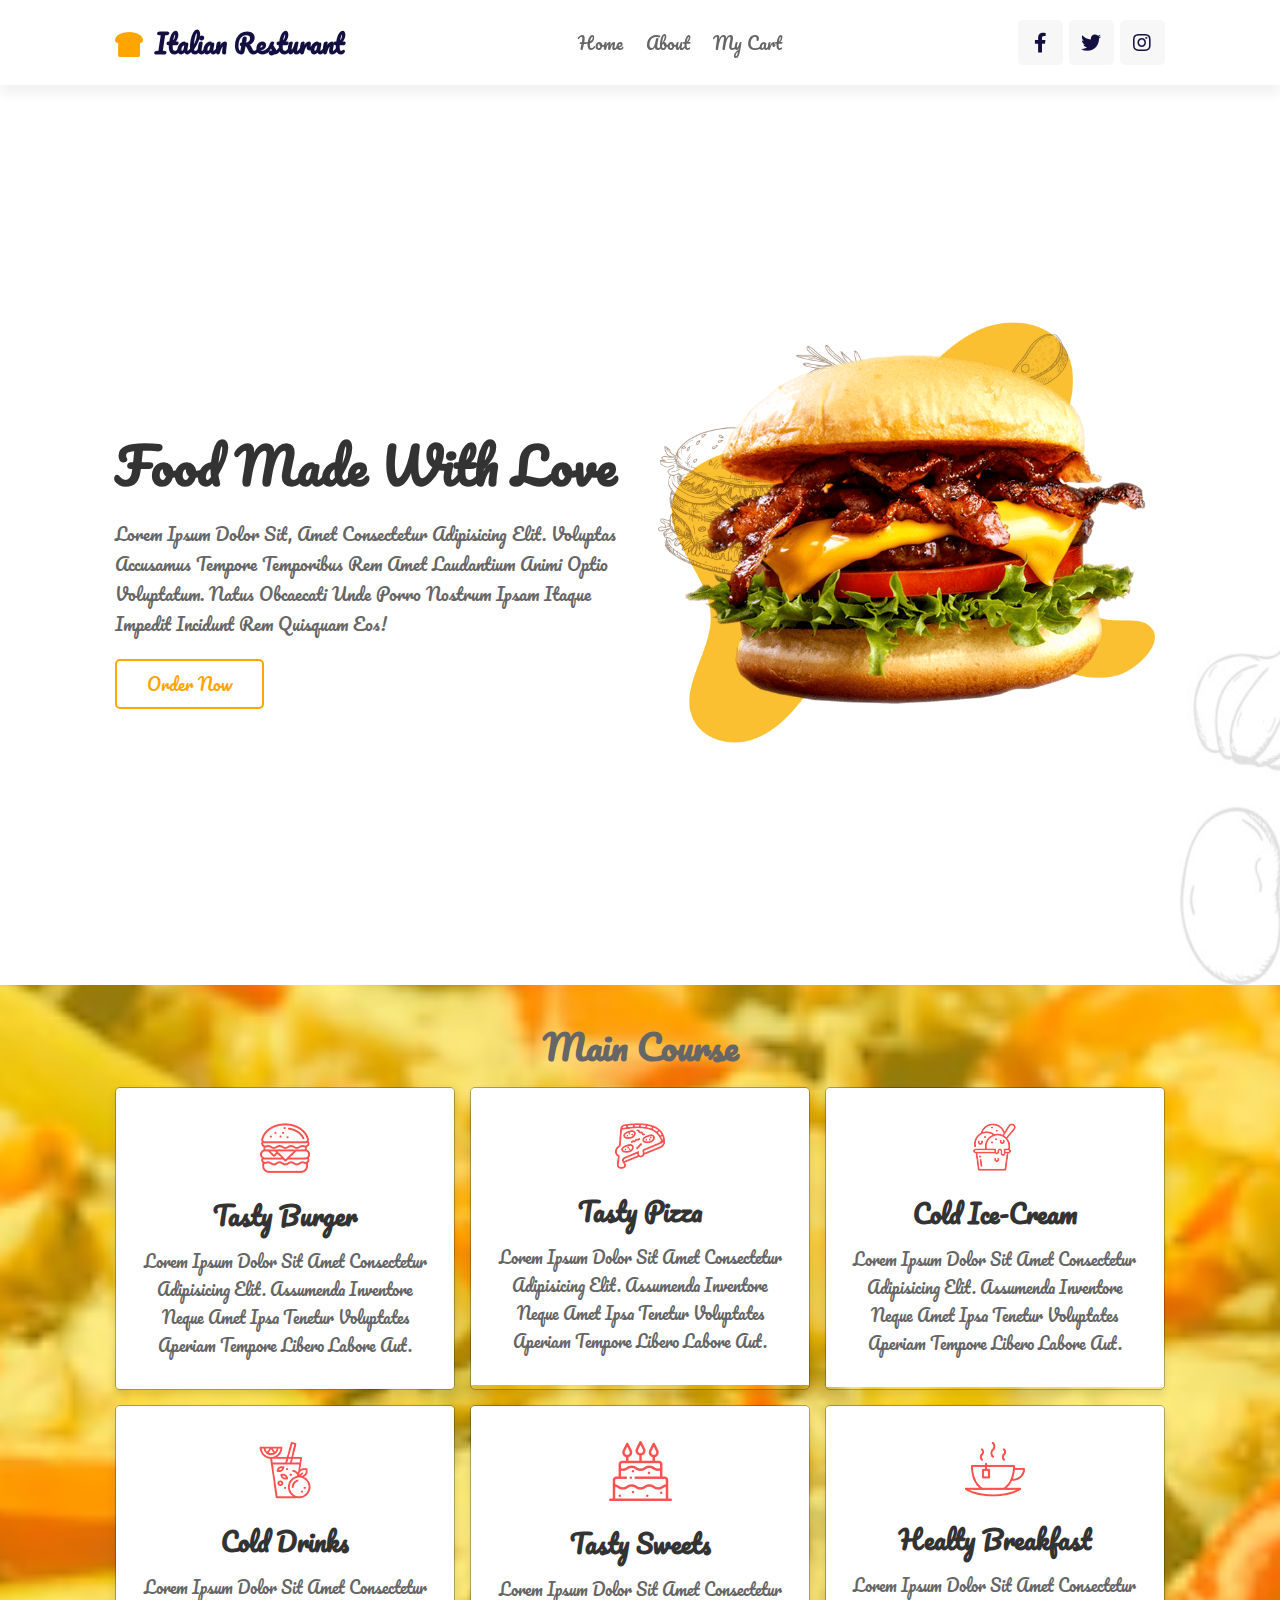
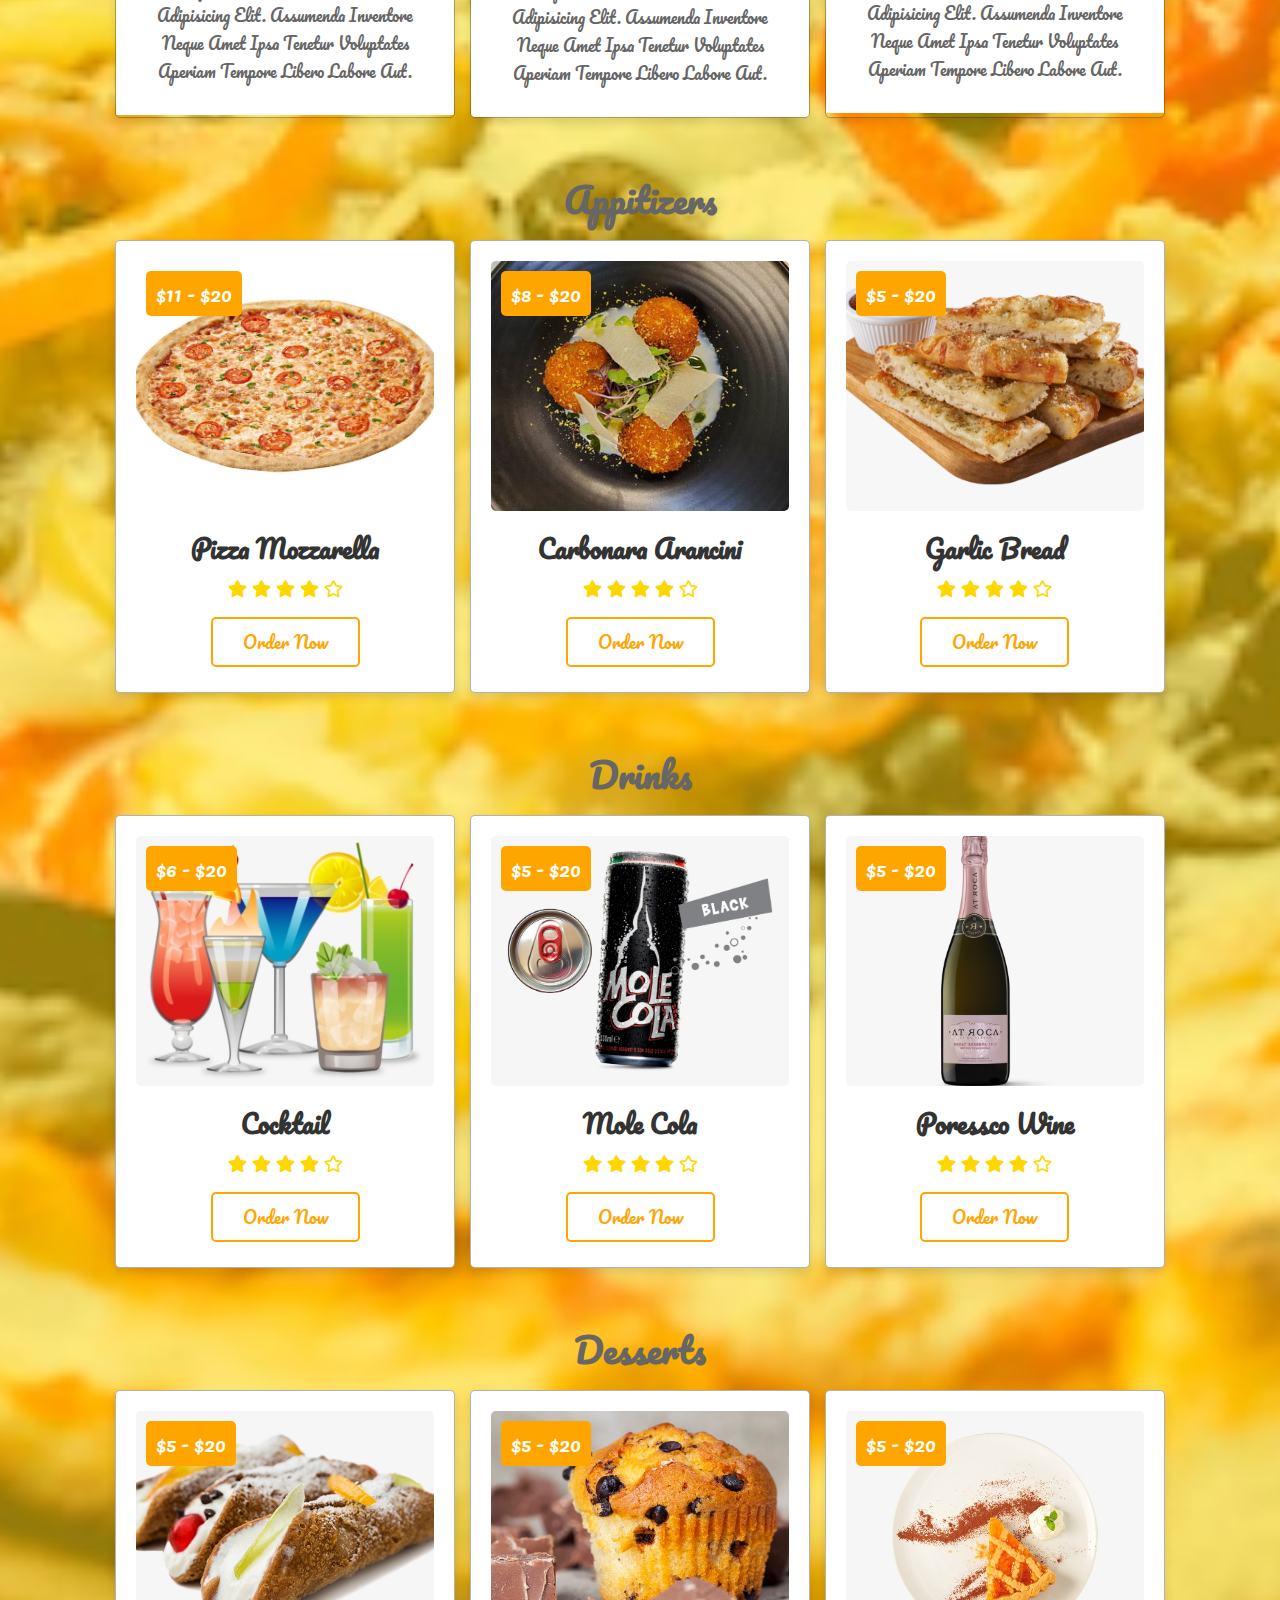
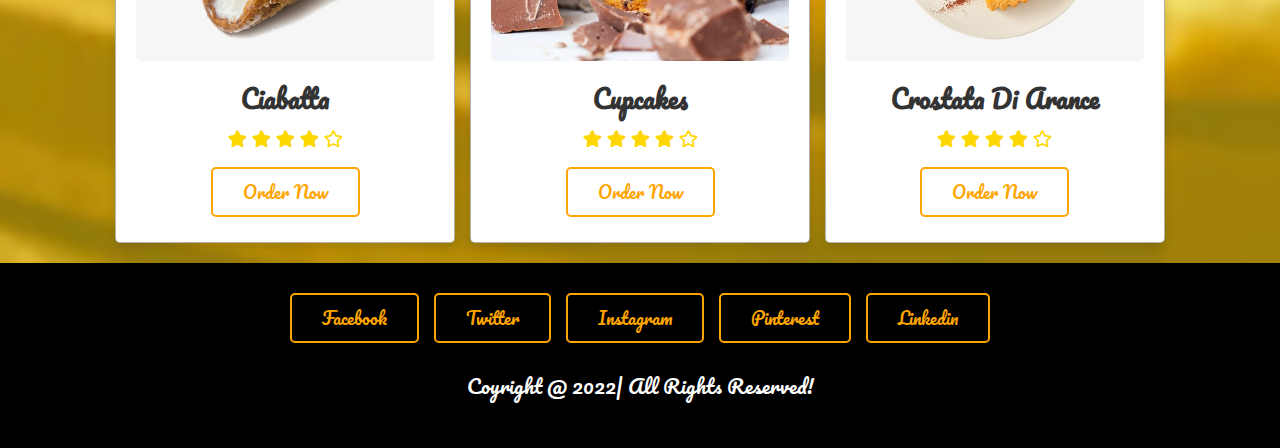
<file: italian resturant/index.html>
<!DOCTYPE html>
<html lang="en">
   <head>
      <meta charset="UTF-8">
      <meta http-equiv="X-UA-Compatible" content="IE=edge">
      <meta name="viewport" content="width=device-width, initial-scale=1.0">
      <title>Home</title>
      <!-- font awesome cdn link  -->
      <link rel="stylesheet" href="https://cdnjs.cloudflare.com/ajax/libs/font-awesome/5.15.4/css/all.min.css">
      <!-- custom css file link  -->
      <link rel="stylesheet" href="css/style.css">
   </head>
   <body>
      <!-- header section starts  -->
      <header class="header">
         <a href="#" class="logo"> <i class="fas fa-bread-slice"></i> Italian Resturant </a>
         <nav class="navbar">
            <a href="index.html">home</a>
            <a href="about.html">About</a>
            <a href="cart.html">My Cart</a>
         </nav>
         <div class="icons">
            <div id="menu-btn" class="fas fa-bars"></div>
            <div class="fab fa-facebook-f"></div>
            <div  class="fab fa-twitter"></div>
            <div  class="fab fa-instagram"></div>
         </div>
      </header>
      <!-- header section ends  -->
      <section class="home" id="home">
         <div class="content">
            <h3>food made with love</h3>
            <p>Lorem ipsum dolor sit, amet consectetur adipisicing elit. Voluptas accusamus tempore temporibus rem amet laudantium animi optio voluptatum. Natus obcaecati unde porro nostrum ipsam itaque impedit incidunt rem quisquam eos!</p>
            <a href="#" class="btn">order now</a>
         </div>
         <div class="image">
            <img src="images/home-img.png" alt="">
         </div>
      </section>
      <!-- home section ends -->
      <!-- speciality section starts  -->
      <section class="speciality">
         <h1 class="heading"> Main <span>Course</span> </h1>
         <div class="box-container">
            <div class="box">
               <img class="image" src="images/s-img-1.jpg" alt="">
               <div class="content">
                  <img src="images/s-1.png" alt="">
                  <h3>tasty burger</h3>
                  <p>Lorem ipsum dolor sit amet consectetur adipisicing elit. Assumenda inventore neque amet ipsa tenetur voluptates aperiam tempore libero labore aut.</p>
               </div>
            </div>
            <div class="box">
               <img class="image" src="images/s-img-2.jpg" alt="">
               <div class="content">
                  <img src="images/s-2.png" alt="">
                  <h3>tasty pizza</h3>
                  <p>Lorem ipsum dolor sit amet consectetur adipisicing elit. Assumenda inventore neque amet ipsa tenetur voluptates aperiam tempore libero labore aut.</p>
               </div>
            </div>
            <div class="box">
               <img class="image" src="images/s-img-3.jpg" alt="">
               <div class="content">
                  <img src="images/s-3.png" alt="">
                  <h3>cold ice-cream</h3>
                  <p>Lorem ipsum dolor sit amet consectetur adipisicing elit. Assumenda inventore neque amet ipsa tenetur voluptates aperiam tempore libero labore aut.</p>
               </div>
            </div>
            <div class="box">
               <img class="image" src="images/s-img-4.jpg" alt="">
               <div class="content">
                  <img src="images/s-4.png" alt="">
                  <h3>cold drinks</h3>
                  <p>Lorem ipsum dolor sit amet consectetur adipisicing elit. Assumenda inventore neque amet ipsa tenetur voluptates aperiam tempore libero labore aut.</p>
               </div>
            </div>
            <div class="box">
               <img class="image" src="images/s-img-5.jpg" alt="">
               <div class="content">
                  <img src="images/s-5.png" alt="">
                  <h3>tasty sweets</h3>
                  <p>Lorem ipsum dolor sit amet consectetur adipisicing elit. Assumenda inventore neque amet ipsa tenetur voluptates aperiam tempore libero labore aut.</p>
               </div>
            </div>
            <div class="box">
               <img class="image" src="images/s-img-6.jpg" alt="">
               <div class="content">
                  <img src="images/s-6.png" alt="">
                  <h3>healty breakfast</h3>
                  <p>Lorem ipsum dolor sit amet consectetur adipisicing elit. Assumenda inventore neque amet ipsa tenetur voluptates aperiam tempore libero labore aut.</p>
               </div>
            </div>
         </div>
      </section>
      <!-- speciality section ends -->
      <section class="popular">
         <h1 class="heading">  Appitizers  </h1>
         <div class="box-container">
            <div class="box">
               <span class="price"> $11 - $20 </span>
               <img src="images/p-1.jpg" alt="">
               <h3>pizza mozzarella</h3>
               <div class="stars">
                  <i class="fas fa-star"></i>
                  <i class="fas fa-star"></i>
                  <i class="fas fa-star"></i>
                  <i class="fas fa-star"></i>
                  <i class="far fa-star"></i>
               </div>
               <a href="#" class="btn">order now</a>
            </div>
            <div class="box">
               <span class="price"> $8 - $20 </span>
               <img src="images/p-2.jpg" alt="">
               <h3>carbonara arancini</h3>
               <div class="stars">
                  <i class="fas fa-star"></i>
                  <i class="fas fa-star"></i>
                  <i class="fas fa-star"></i>
                  <i class="fas fa-star"></i>
                  <i class="far fa-star"></i>
               </div>
               <a href="#" class="btn">order now</a>
            </div>
            <div class="box">
               <span class="price"> $5 - $20 </span>
               <img src="images/p-3.png" alt="">
               <h3>garlic bread</h3>
               <div class="stars">
                  <i class="fas fa-star"></i>
                  <i class="fas fa-star"></i>
                  <i class="fas fa-star"></i>
                  <i class="fas fa-star"></i>
                  <i class="far fa-star"></i>
               </div>
               <a href="#" class="btn">order now</a>
            </div>
         </div>
      </section>
      <section class="popular">
         <h1 class="heading">  <span>Drinks</span>  </h1>
         <div class="box-container">
            <div class="box">
               <span class="price"> $6 - $20 </span>
               <img src="images/p-5.png" alt="">
               <h3>cocktail</h3>
               <div class="stars">
                  <i class="fas fa-star"></i>
                  <i class="fas fa-star"></i>
                  <i class="fas fa-star"></i>
                  <i class="fas fa-star"></i>
                  <i class="far fa-star"></i>
               </div>
               <a href="#" class="btn">order now</a>
            </div>
            <div class="box">
               <span class="price"> $5 - $20 </span>
               <img src="images/p-7.png" alt="">
               <h3>mole cola</h3>
               <div class="stars">
                  <i class="fas fa-star"></i>
                  <i class="fas fa-star"></i>
                  <i class="fas fa-star"></i>
                  <i class="fas fa-star"></i>
                  <i class="far fa-star"></i>
               </div>
               <a href="#" class="btn">order now</a>
            </div>
            <div class="box">
               <span class="price"> $5 - $20 </span>
               <img src="images/p-8.png" alt="">
               <h3>poressco wine</h3>
               <div class="stars">
                  <i class="fas fa-star"></i>
                  <i class="fas fa-star"></i>
                  <i class="fas fa-star"></i>
                  <i class="fas fa-star"></i>
                  <i class="far fa-star"></i>
               </div>
               <a href="#" class="btn">order now</a>
            </div>
         </div>
      </section>
      <section class="popular">
         <h1 class="heading">  <span>Desserts</span>  </h1>
         <div class="box-container">
            <div class="box">
               <span class="price"> $5 - $20 </span>
               <img src="images/p-9.png" alt="">
               <h3>ciabatta</h3>
               <div class="stars">
                  <i class="fas fa-star"></i>
                  <i class="fas fa-star"></i>
                  <i class="fas fa-star"></i>
                  <i class="fas fa-star"></i>
                  <i class="far fa-star"></i>
               </div>
               <a href="#" class="btn">order now</a>
            </div>
            <div class="box">
               <span class="price"> $5 - $20 </span>
               <img src="images/p-4.jpg" alt="">
               <h3>cupcakes</h3>
               <div class="stars">
                  <i class="fas fa-star"></i>
                  <i class="fas fa-star"></i>
                  <i class="fas fa-star"></i>
                  <i class="fas fa-star"></i>
                  <i class="far fa-star"></i>
               </div>
               <a href="#" class="btn">order now</a>
            </div>
            <!-- <div class="box">
               <span class="price"> $5 - $20 </span>
               <img src="images/p-5.jpg" alt="">
               <h3>cold drinks</h3>
               <div class="stars">
                   <i class="fas fa-star"></i>
                   <i class="fas fa-star"></i>
                   <i class="fas fa-star"></i>
                   <i class="fas fa-star"></i>
                   <i class="far fa-star"></i>
               </div>
               <a href="#" class="btn">order now</a>
               </div> -->
            <div class="box">
               <span class="price"> $5 - $20 </span>
               <img src="images/p-6.png" alt="">
               <h3>crostata di arance</h3>
               <div class="stars">
                  <i class="fas fa-star"></i>
                  <i class="fas fa-star"></i>
                  <i class="fas fa-star"></i>
                  <i class="fas fa-star"></i>
                  <i class="far fa-star"></i>
               </div>
               <a href="#" class="btn">order now</a>
            </div>
         </div>
      </section>
      <!-- footer section  -->
      <section class="footer">
         <div class="share">
            <a href="#" class="btn">facebook</a>
            <a href="#" class="btn">twitter</a>
            <a href="#" class="btn">instagram</a>
            <a href="#" class="btn">pinterest</a>
            <a href="#" class="btn">linkedin</a>
         </div>
         <h1 class="credit"> Coyright @ 2022| all rights reserved! </h1>
      </section>
      <!-- custom js file link  -->
      <script src="js/script.js"></script>
   </body>
</html>
</file>
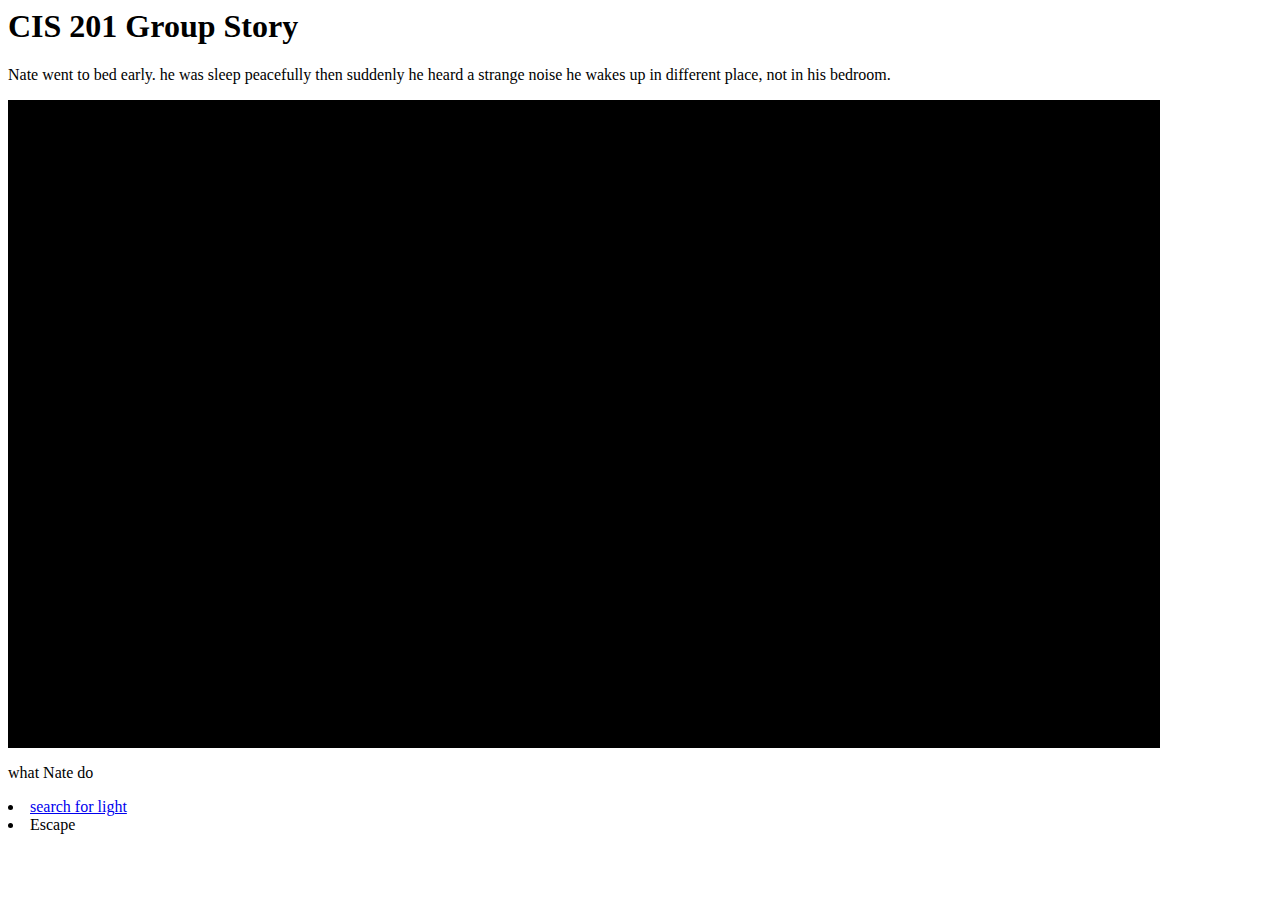
<file: lab work/02_lab/index.html>
<!DCOTYPE html>
<html lang="en">
<head>
<title> Horror Game </title>
<body>
<h1> CIS 201 Group Story </h1>
<p> Nate went to bed early. he was sleep peacefully then suddenly he heard a strange noise he wakes up in different place, not in his bedroom. </p>
<img src="2.png">

<p> what Nate do </p>
<u1> 
<li> <a href="light_page.html"> search for light </a>
<li> Escape </li>
</u1>
</body>
</html>
</file>
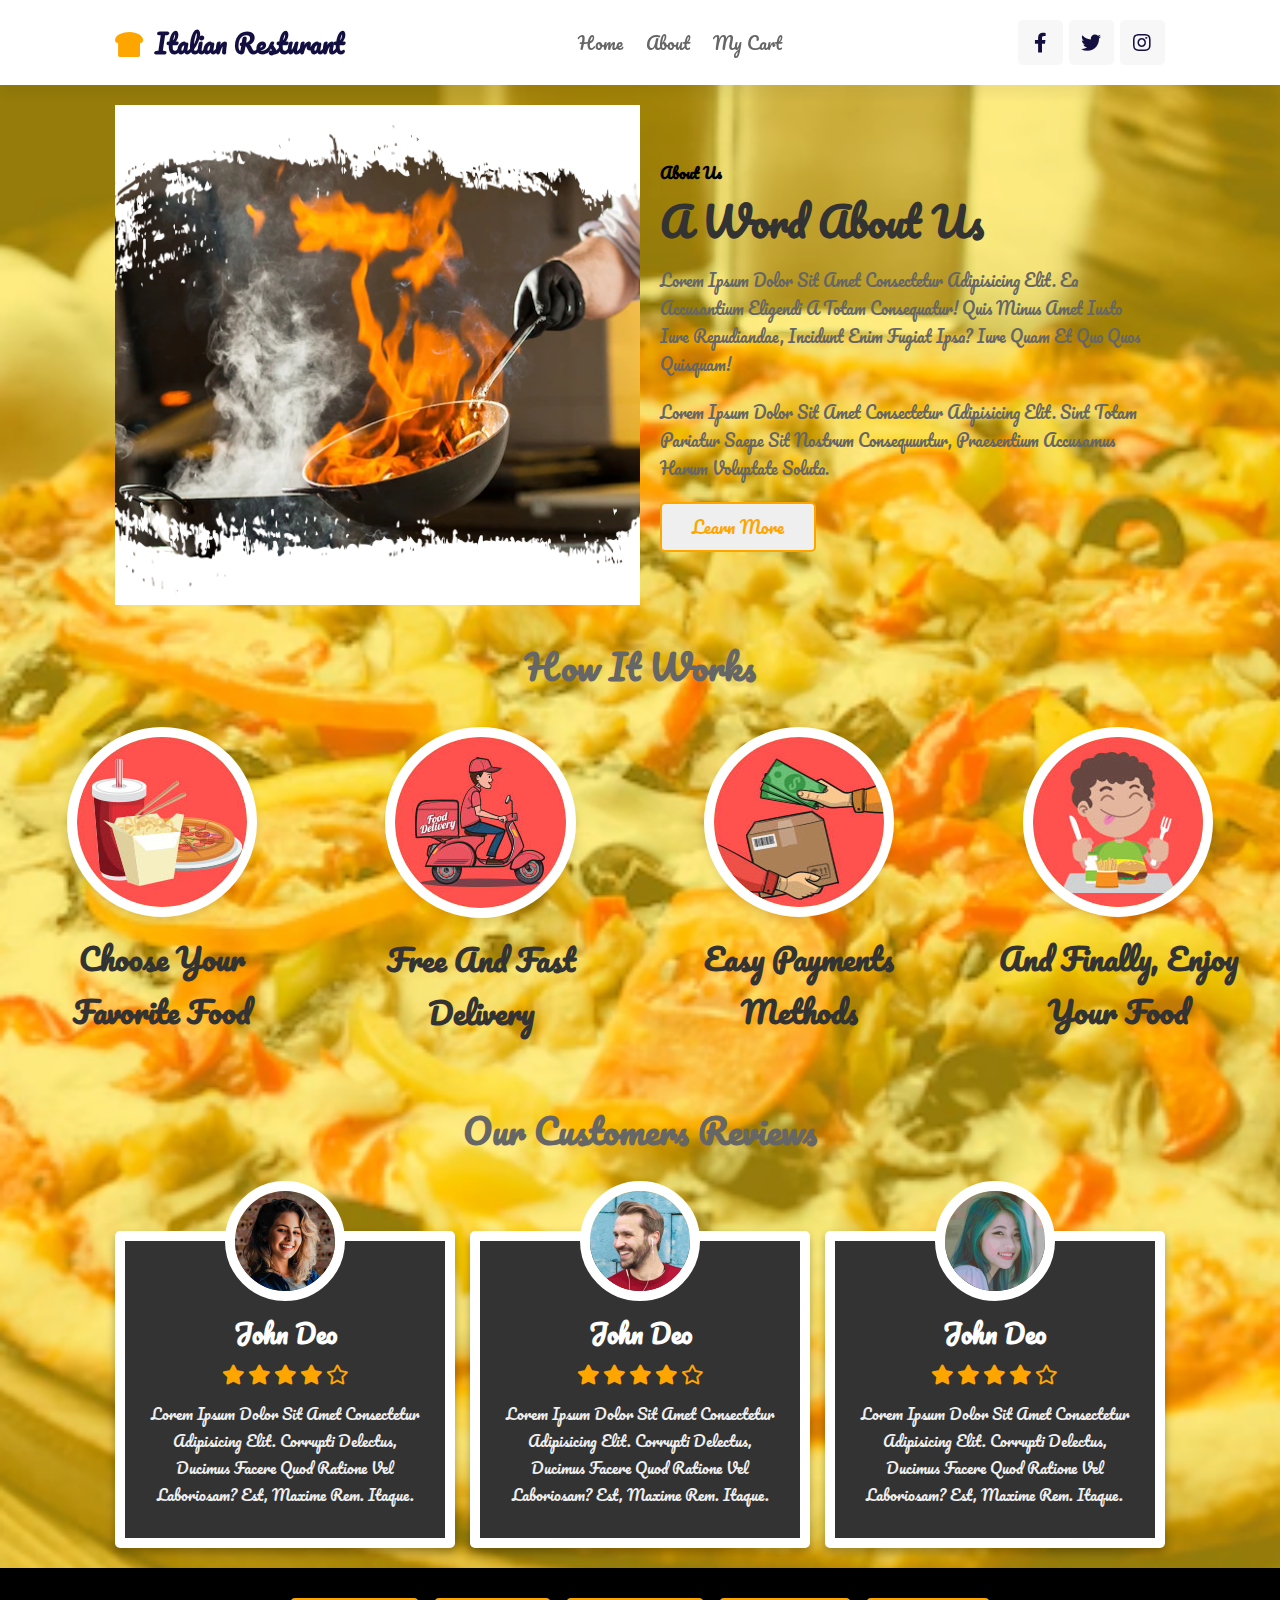
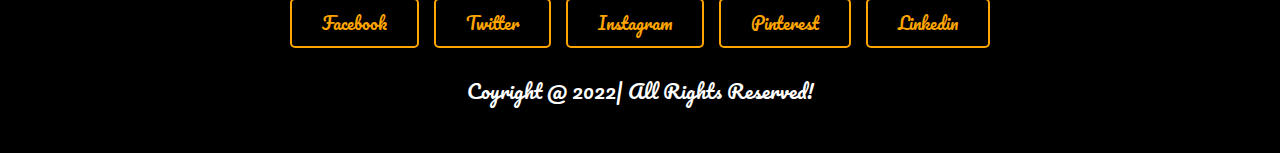
<file: italian resturant/about.html>
<!DOCTYPE html>
<html lang="en">
   <head>
      <meta charset="UTF-8">
      <meta http-equiv="X-UA-Compatible" content="IE=edge">
      <meta name="viewport" content="width=device-width, initial-scale=1.0">
      <title>About </title>
      <!-- font awesome cdn link  -->
      <link rel="stylesheet" href="https://cdnjs.cloudflare.com/ajax/libs/font-awesome/5.15.4/css/all.min.css">
      <!-- custom css file link  -->
      <link rel="stylesheet" href="css/style.css">
   </head>
   <body>
      <!-- header section starts  -->
      <header class="header">
         <a href="#" class="logo"> <i class="fas fa-bread-slice"></i> Italian Resturant </a>
         <nav class="navbar">
            <a href="index.html">home</a>
            <a href="about.html">About</a>
            <a href="cart.html">My Cart</a>
         </nav>
         <div class="icons">
            <div id="menu-btn" class="fas fa-bars"></div>
            <div class="fab fa-facebook-f"></div>
            <div  class="fab fa-twitter"></div>
            <div  class="fab fa-instagram"></div>
         </div>
      </header>
      <!-- header section ends  -->
      <section class="abouts" id="about">
         <div class="image" data-aos="fade-right"></div>
         <div class="content" data-aos="fade-left">
            <h2>About us</h2>
            <h3>a word about us</h3>
            <p>Lorem ipsum dolor sit amet consectetur adipisicing elit. Ea accusantium eligendi a totam consequatur!
               Quis minus amet iusto iure repudiandae, incidunt enim fugiat ipsa? Iure quam et quo quos quisquam!
            </p>
            <p>Lorem ipsum dolor sit amet consectetur adipisicing elit. Sint totam pariatur saepe sit nostrum
               consequuntur, praesentium accusamus harum voluptate soluta.
            </p>
            <a href="#"><button class="btn">learn more</button></a>
         </div>
      </section>
      <!-- about section ends -->
      <!-- steps section starts  -->
      <div class="step-container">
         <h1 class="heading">how it <span>works</span></h1>
         <section class="steps">
            <div class="box">
               <img src="images/step-1.jpg" alt="">
               <h3>choose your favorite food</h3>
            </div>
            <div class="box">
               <img src="images/step-2.jpg" alt="">
               <h3>free and fast delivery</h3>
            </div>
            <div class="box">
               <img src="images/step-3.jpg" alt="">
               <h3>easy payments methods</h3>
            </div>
            <div class="box">
               <img src="images/step-4.jpg" alt="">
               <h3>and finally, enjoy your food</h3>
            </div>
         </section>
      </div>
      <!-- steps section ends -->
      <!-- review section starts  -->
      <section class="review" id="review">
         <h1 class="heading"> our customers <span>reviews</span> </h1>
         <div class="box-container">
            <div class="box">
               <img src="images/pic1.png" alt="">
               <h3>john deo</h3>
               <div class="stars">
                  <i class="fas fa-star"></i>
                  <i class="fas fa-star"></i>
                  <i class="fas fa-star"></i>
                  <i class="fas fa-star"></i>
                  <i class="far fa-star"></i>
               </div>
               <p>Lorem ipsum dolor sit amet consectetur adipisicing elit. Corrupti delectus, ducimus facere quod ratione vel laboriosam? Est, maxime rem. Itaque.</p>
            </div>
            <div class="box">
               <img src="images/pic2.png" alt="">
               <h3>john deo</h3>
               <div class="stars">
                  <i class="fas fa-star"></i>
                  <i class="fas fa-star"></i>
                  <i class="fas fa-star"></i>
                  <i class="fas fa-star"></i>
                  <i class="far fa-star"></i>
               </div>
               <p>Lorem ipsum dolor sit amet consectetur adipisicing elit. Corrupti delectus, ducimus facere quod ratione vel laboriosam? Est, maxime rem. Itaque.</p>
            </div>
            <div class="box">
               <img src="images/pic3.png" alt="">
               <h3>john deo</h3>
               <div class="stars">
                  <i class="fas fa-star"></i>
                  <i class="fas fa-star"></i>
                  <i class="fas fa-star"></i>
                  <i class="fas fa-star"></i>
                  <i class="far fa-star"></i>
               </div>
               <p>Lorem ipsum dolor sit amet consectetur adipisicing elit. Corrupti delectus, ducimus facere quod ratione vel laboriosam? Est, maxime rem. Itaque.</p>
            </div>
         </div>
      </section>
      <!-- review section ends -->
      <!-- footer section  -->
      <section class="footer">
         <div class="share">
            <a href="#" class="btn">facebook</a>
            <a href="#" class="btn">twitter</a>
            <a href="#" class="btn">instagram</a>
            <a href="#" class="btn">pinterest</a>
            <a href="#" class="btn">linkedin</a>
         </div>
         <h1 class="credit"> Coyright @ 2022| all rights reserved! </h1>
      </section>
      <!-- custom js file link  -->
      <script src="js/script.js"></script>
   </body>
</html>
</file>
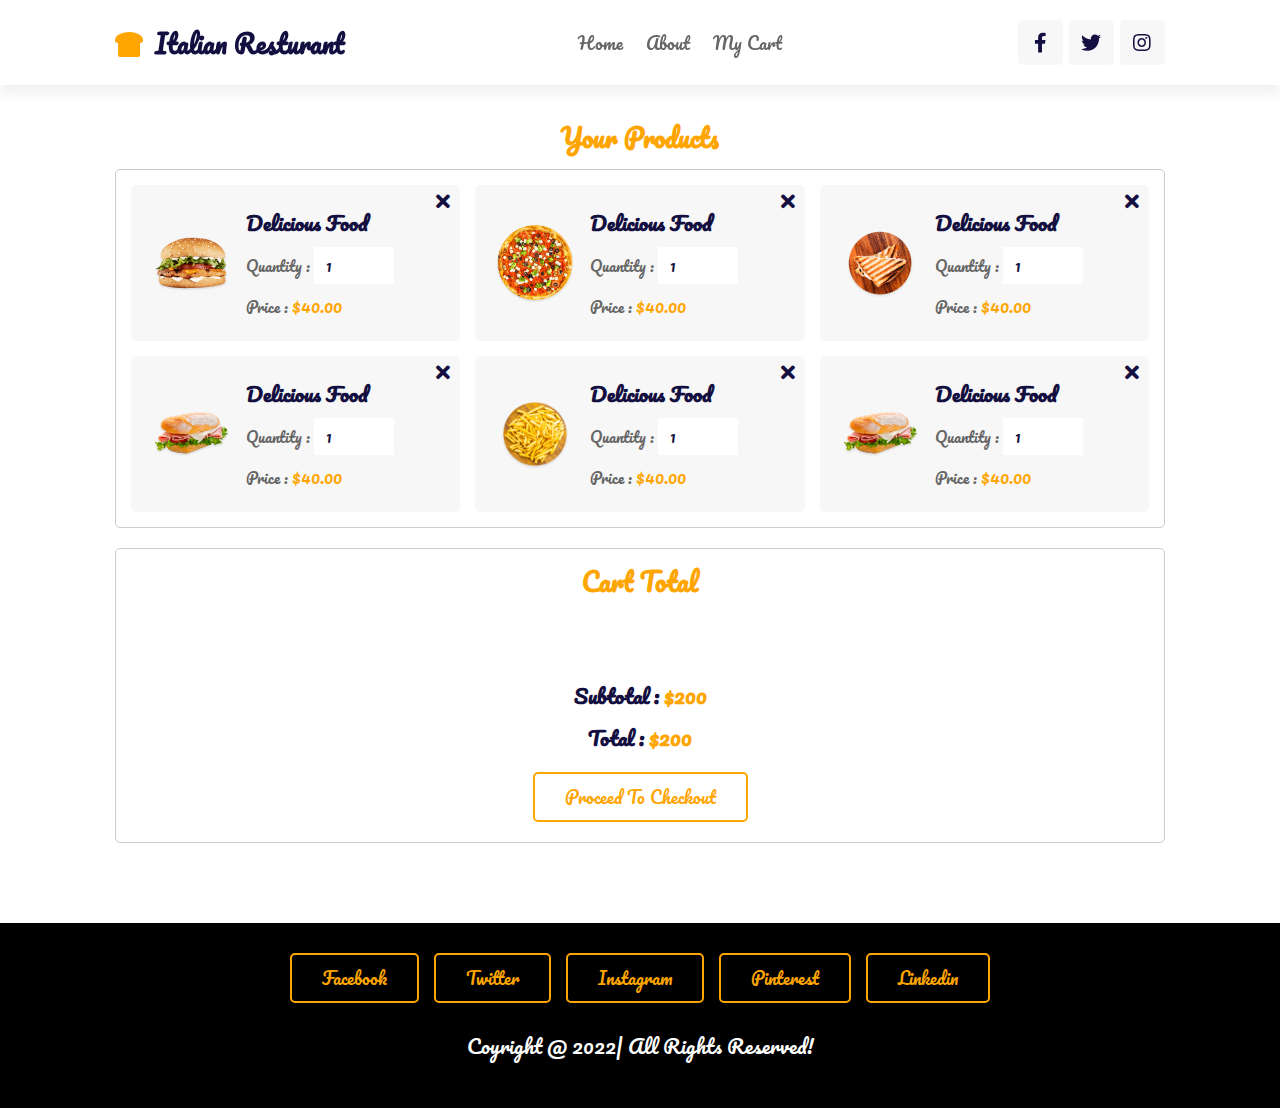
<file: italian resturant/cart.html>
<!DOCTYPE html>
<html lang="en">
   <head>
      <meta charset="UTF-8">
      <meta http-equiv="X-UA-Compatible" content="IE=edge">
      <meta name="viewport" content="width=device-width, initial-scale=1.0">
      <title>My Cart</title>
      <!-- font awesome cdn link  -->
      <link rel="stylesheet" href="https://cdnjs.cloudflare.com/ajax/libs/font-awesome/5.15.4/css/all.min.css">
      <!-- custom css file link  -->
      <link rel="stylesheet" href="css/style.css">
   </head>
   <body>
      <!-- header section starts  -->
      <header class="header">
         <a href="#" class="logo"> <i class="fas fa-bread-slice"></i> Italian Resturant </a>
         <nav class="navbar">
            <a href="index.html">home</a>
            <a href="about.html">About</a>
            <a href="cart.html">My Cart</a>
         </nav>
         <div class="icons">
            <div id="menu-btn" class="fas fa-bars"></div>
            <div class="fab fa-facebook-f"></div>
            <div  class="fab fa-twitter"></div>
            <div  class="fab fa-instagram"></div>
         </div>
      </header>
      <!-- header section ends  -->
      <section class="shopping-cart-container">
         <h3 class="title">your products</h3>
         <div class="products-container">
            <div class="box-container">
               <div class="box">
                  <i class="fas fa-times"></i>
                  <img src="images/menu-1.png" alt="">
                  <div class="content">
                     <h3>delicious food</h3>
                     <span> quantity : </span>
                     <input type="number" name="" value="1" id="">
                     <br>
                     <span> price : </span>
                     <span class="price"> $40.00 </span>
                  </div>
               </div>
               <div class="box">
                  <i class="fas fa-times"></i>
                  <img src="images/menu-2.png" alt="">
                  <div class="content">
                     <h3>delicious food</h3>
                     <span> quantity : </span>
                     <input type="number" name="" value="1" id="">
                     <br>
                     <span> price : </span>
                     <span class="price"> $40.00 </span>
                  </div>
               </div>
               <div class="box">
                  <i class="fas fa-times"></i>
                  <img src="images/menu-3.png" alt="">
                  <div class="content">
                     <h3>delicious food</h3>
                     <span> quantity : </span>
                     <input type="number" name="" value="1" id="">
                     <br>
                     <span> price : </span>
                     <span class="price"> $40.00 </span>
                  </div>
               </div>
               <div class="box">
                  <i class="fas fa-times"></i>
                  <img src="images/menu-4.png" alt="">
                  <div class="content">
                     <h3>delicious food</h3>
                     <span> quantity : </span>
                     <input type="number" name="" value="1" id="">
                     <br>
                     <span> price : </span>
                     <span class="price"> $40.00 </span>
                  </div>
               </div>
               <div class="box">
                  <i class="fas fa-times"></i>
                  <img src="images/menu-5.png" alt="">
                  <div class="content">
                     <h3>delicious food</h3>
                     <span> quantity : </span>
                     <input type="number" name="" value="1" id="">
                     <br>
                     <span> price : </span>
                     <span class="price"> $40.00 </span>
                  </div>
               </div>
               <div class="box">
                  <i class="fas fa-times"></i>
                  <img src="images/menu-4.png" alt="">
                  <div class="content">
                     <h3>delicious food</h3>
                     <span> quantity : </span>
                     <input type="number" name="" value="1" id="">
                     <br>
                     <span> price : </span>
                     <span class="price"> $40.00 </span>
                  </div>
               </div>
            </div>
         </div>
         <div class="cart-total">
            <h3 class="title"> cart total </h3>
            <div class="box">
               <h3 class="subtotal"> subtotal : <span>$200</span> </h3>
               <h3 class="total"> total : <span>$200</span> </h3>
               <a href="#" class="btn">proceed to checkout</a>
            </div>
         </div>
      </section>
      <!-- footer section  -->
      <section class="footer">
         <div class="share">
            <a href="#" class="btn">facebook</a>
            <a href="#" class="btn">twitter</a>
            <a href="#" class="btn">instagram</a>
            <a href="#" class="btn">pinterest</a>
            <a href="#" class="btn">linkedin</a>
         </div>
         <h1 class="credit"> Coyright @ 2022| all rights reserved! </h1>
      </section>
      <!-- custom js file link  -->
      <script src="js/script.js"></script>
   </body>
</html>
</file>
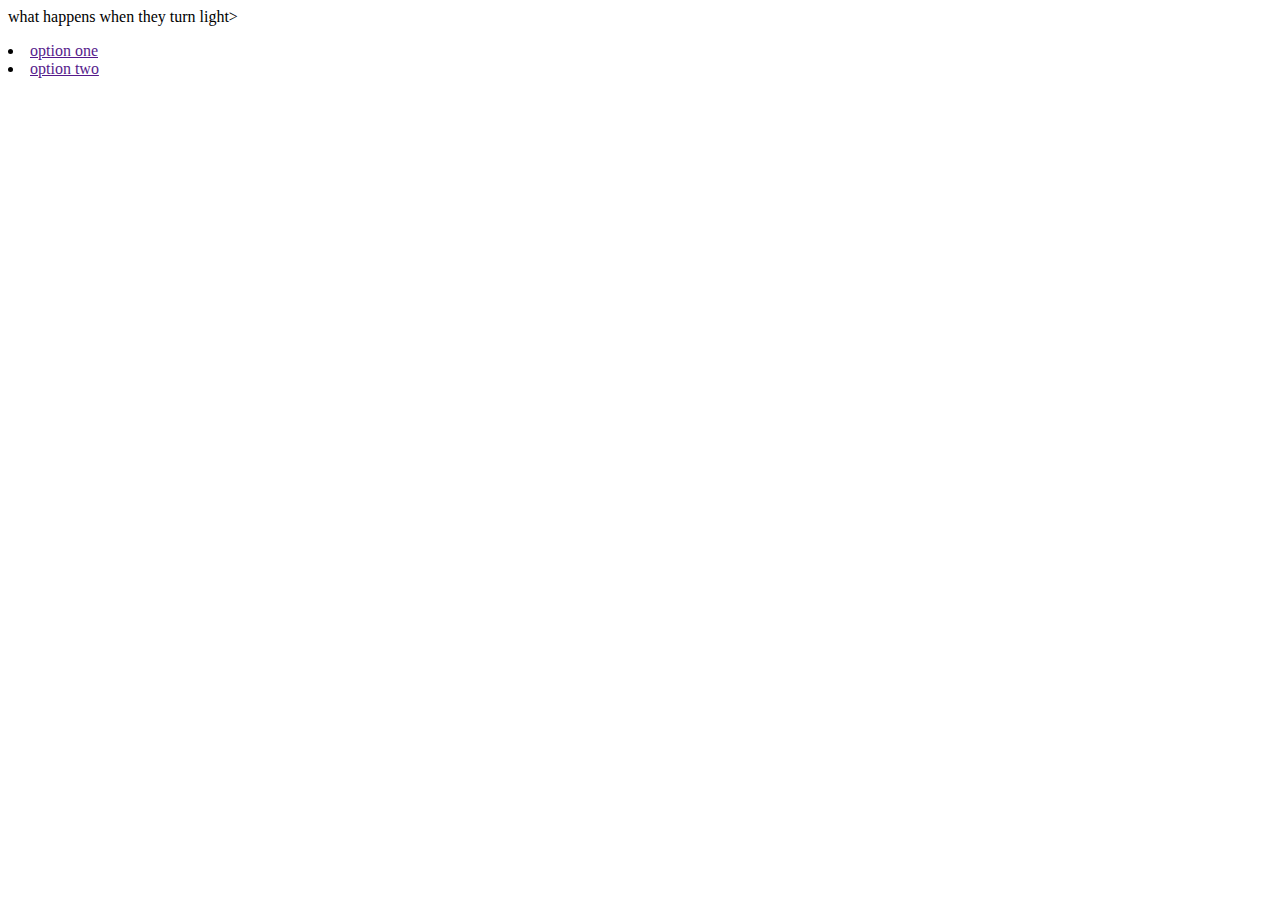
<file: lab work/02_lab/light_page.html>
<!DCOTYPE html>
<html lang="en">
<head>
<title> light </title>
</head>
<body>
<p> what happens when they turn light> </p>
<u1>
<li> <a href=""> option one </a> </li>
<li> <a href=""> option two </a> </li>
</u1>
</body>
</html>
</file>
<file: italian resturant/css/style.css>
@import url('https://fonts.googleapis.com/css2?family=Pacifico&display=swap');
html {
font-size: 62.5%;
overflow-x: hidden;
scroll-behavior: smooth;
scroll-padding-top: 8.5rem;
}
html::-webkit-scrollbar {
width: 1rem;
}
html::-webkit-scrollbar-track {
background: #fff;
}
html::-webkit-scrollbar-thumb {
background: orange;
border-radius: 5rem;
}
.header {
position: -webkit-sticky;
position: sticky;
top: 0;
left: 0;
right: 0;
z-index: 1000;
background: #fff;
-webkit-box-shadow: 0 1rem 1rem rgba(0, 0, 0, 0.05);
box-shadow: 0 1rem 1rem rgba(0, 0, 0, 0.05);
display: -webkit-box;
display: -ms-flexbox;
display: flex;
-webkit-box-align: center;
-ms-flex-align: center;
align-items: center;
-webkit-box-pack: justify;
-ms-flex-pack: justify;
justify-content: space-between;
padding: 2rem 9%;
}
.header .logo {
font-size: 2.5rem;
font-weight: bolder;
color: #130f40;
}
.header .logo i {
padding-right: .5rem;
color: orange;
}
.header .navbar a {
font-size: 1.7rem;
margin: 0 1rem;
color: #666;
}
.header .navbar a:hover {
color: orange;
}
.header .icons div {
height: 4.5rem;
width: 4.5rem;
line-height: 4.5rem;
font-size: 2rem;
background: #f7f7f7;
color: #130f40;
border-radius: .5rem;
margin-left: .3rem;
cursor: pointer;
text-align: center;
}
.header .icons div:hover {
color: #fff;
background: orange;
}
#menu-btn {
display: none;
}
@-webkit-keyframes fadeUp {
0% {
-webkit-transform: translateY(5rem);
transform: translateY(5rem);
opacity: 0;
}
}
@keyframes fadeUp {
0% {
-webkit-transform: translateY(5rem);
transform: translateY(5rem);
opacity: 0;
}
}
.search-form-container {
position: fixed;
top: 8.5rem;
left: 0;
right: 0;
height: calc(100vh - 8.5rem);
background: #fff;
z-index: 1000;
display: none;
}
.search-form-container.active {
display: block;
}
.search-form-container form {
height: 7rem;
border-bottom: 0.2rem solid #130f40;
width: 100%;
display: -webkit-box;
display: -ms-flexbox;
display: flex;
-webkit-box-align: center;
-ms-flex-align: center;
align-items: center;
-webkit-animation: fadeUp .4s linear;
animation: fadeUp .4s linear;
}
.search-form-container form input {
height: 100%;
width: 100%;
font-size: 1.7rem;
color: #130f40;
text-transform: none;
padding-right: 1rem;
}
.search-form-container form label {
font-size: 3rem;
cursor: pointer;
color: #130f40;
}
.search-form-container form label:hover {
color: orange;
}
.shopping-cart-container {
background: #fff;
padding-bottom: 8rem;
}
.shopping-cart-container .title {
font-size: 2.5rem;
padding: 1rem;
color: var(--red);
text-align: center;
}
.shopping-cart-container .products-container {
border: 0.1rem solid rgba(0, 0, 0, 0.2);
border-radius: .5rem;
}
.shopping-cart-container .products-container .box-container {
display: -ms-grid;
display: grid;
-ms-grid-columns: (minmax(30rem, 1fr))[auto-fit];
grid-template-columns: repeat(auto-fit, minmax(30rem, 1fr));
gap: 1.5rem;
padding: 1.5rem;
}
.shopping-cart-container .products-container .box-container .box {
border-radius: .5rem;
background: #f7f7f7;
display: -webkit-box;
display: -ms-flexbox;
display: flex;
-webkit-box-align: center;
-ms-flex-align: center;
align-items: center;
gap: 1.5rem;
padding: 2rem;
position: relative;
}
.shopping-cart-container .products-container .box-container .box .fa-times {
position: absolute;
top: .7rem;
right: 1rem;
font-size: 2rem;
cursor: pointer;
color: #130f40;
}
.shopping-cart-container .products-container .box-container .box .fa-times:hover {
color: orange;
}
.shopping-cart-container .products-container .box-container .box img {
height: 8rem;
}
.shopping-cart-container .products-container .box-container .box .content h3 {
font-size: 2rem;
color: #130f40;
}
.shopping-cart-container .products-container .box-container .box .content span {
font-size: 1.5rem;
color: #666;
}
.shopping-cart-container .products-container .box-container .box .content span.price {
color: orange;
font-size: 1.7rem;
}
.shopping-cart-container .products-container .box-container .box .content input {
width: 8rem;
padding: .5rem 1.2rem;
font-size: 1.5rem;
color: #130f40;
margin: .7rem 0;
}
.shopping-cart-container .cart-total {
margin-top: 2rem;
border: 0.1rem solid rgba(0, 0, 0, 0.2);
border-radius: .5rem;
}
.shopping-cart-container .cart-total .box {
padding: 1.5rem;
text-align: center;
margin-top: 5rem;
}
.shopping-cart-container .cart-total .box h3 {
color: #130f40;
font-size: 2rem;
padding-bottom: .7rem;
}
.shopping-cart-container .cart-total .box h3 span {
color: orange;
}
.login-form-container {
position: fixed;
top: 8.5rem;
left: 0;
right: 0;
z-index: 1000;
height: calc(100vh - 8.5rem);
background: #fff;
padding: 0 2rem;
display: none;
}
.login-form-container.active {
display: block;
}
.login-form-container form {
margin: 2rem auto;
max-width: 40rem;
-webkit-box-shadow: 0 1rem 1rem rgba(0, 0, 0, 0.05);
box-shadow: 0 1rem 1rem rgba(0, 0, 0, 0.05);
border: 0.1rem solid rgba(0, 0, 0, 0.2);
padding: 2rem;
border-radius: .5rem;
-webkit-animation: fadeUp .4s linear;
animation: fadeUp .4s linear;
}
.login-form-container form h3 {
padding-bottom: 1rem;
font-size: 2.5rem;
text-transform: uppercase;
color: #130f40;
}
.login-form-container form .box {
margin: .7rem 0;
border-radius: .5rem;
background: #f7f7f7;
padding: 1rem 1.2rem;
font-size: 1.6rem;
color: #130f40;
text-transform: none;
width: 100%;
}
.login-form-container form .remember {
padding: 1rem 0;
display: -webkit-box;
display: -ms-flexbox;
display: flex;
-webkit-box-align: center;
-ms-flex-align: center;
align-items: center;
gap: .5rem;
}
.login-form-container form .remember label {
font-size: 1.5rem;
cursor: pointer;
color: #666;
}
.login-form-container form .btn {
margin: 1rem 0;
width: 100%;
text-align: center;
}
.login-form-container form p {
padding-top: 1rem;
font-size: 1.5rem;
color: #666;
}
.login-form-container form p a {
color: orange;
}
.login-form-container form p a:hover {
color: #130f40;
text-decoration: underline;
}
@media (max-width: 991px) {
html {
font-size: 55%;
}
.header {
padding: 2rem;
}
section {
padding: 2rem;
}
}
@media (max-width: 768px) {
#menu-btn {
display: inline-block;
}
.header .navbar {
position: absolute;
top: 99%;
left: 0;
right: 0;
background: #fff;
border-top: 0.1rem solid rgba(0, 0, 0, 0.2);
border-bottom: 0.1rem solid rgba(0, 0, 0, 0.2);
-webkit-clip-path: polygon(0 0, 100% 0, 100% 0, 0 0);
clip-path: polygon(0 0, 100% 0, 100% 0, 0 0);
}
.header .navbar.active {
-webkit-clip-path: polygon(0 0, 100% 0, 100% 100%, 0% 100%);
clip-path: polygon(0 0, 100% 0, 100% 100%, 0% 100%);
}
.header .navbar a {
font-size: 2rem;
margin: 2rem;
display: block;
}
}
@media (max-width: 450px) {
html {
font-size: 50%;
}
.shopping-cart-container .cart-total .box {
text-align: center;
}
.shopping-cart-container .cart-total .box .btn {
width: 100%;
}
}
:root {
--red: orange;
}
* {
font-family: 'Pacifico', cursive;
margin: 0;
padding: 0;
box-sizing: border-box;
outline: none;
border: none;
text-decoration: none;
text-transform: capitalize;
transition: all .2s linear;
}
*::selection {
background: var(--red);
color: #fff;
}
html {
font-size: 62.5%;
overflow-x: hidden;
scroll-behavior: smooth;
scroll-padding-top: 6rem;
}
body {
background: #f7f7f7;
}
section {
padding: 2rem 9%;
}
.heading {
text-align: center;
font-size: 3.5rem;
padding: 1rem;
color: #666;
}
.btn {
display: inline-block;
padding: .8rem 3rem;
border: .2rem solid var(--red);
color: var(--red);
cursor: pointer;
font-size: 1.7rem;
border-radius: .5rem;
position: relative;
overflow: hidden;
z-index: 0;
margin-top: 1rem;
}
.btn::before {
content: '';
position: absolute;
top: 0;
right: 0;
width: 0%;
height: 100%;
background: var(--red);
transition: .3s linear;
z-index: -1;
}
.btn:hover::before {
width: 100%;
left: 0;
}
.btn:hover {
color: #fff;
}
header {
position: fixed;
top: 0;
left: 0;
right: 0;
z-index: 1000;
display: flex;
align-items: center;
justify-content: space-between;
background: #fff;
padding: 2rem 9%;
box-shadow: 0 .5rem 1rem rgba(0, 0, 0, .1);
}
header .logo {
font-size: 2.5rem;
font-weight: bolder;
color: #666;
}
header .logo i {
padding-right: .5rem;
color: var(--red);
}
header .navbar a {
font-size: 2rem;
margin-left: 2rem;
color: #666;
}
header .navbar a:hover {
color: var(--red);
}
#menu-bar {
font-size: 3rem;
cursor: pointer;
color: #666;
border: .1rem solid #666;
border-radius: .3rem;
padding: .5rem 1.5rem;
display: none;
}
.home {
display: flex;
flex-wrap: wrap;
gap: 1.5rem;
min-height: 100vh;
align-items: center;
background: url(../images/home-bg.jpg) no-repeat;
background-size: cover;
background-position: center;
}
.home .content {
flex: 1 1 40rem;
padding-top: 6.5rem;
}
.home .image {
flex: 1 1 40rem;
}
.home .image img {
width: 100%;
padding: 1rem;
animation: float 3s linear infinite;
}
@keyframes float {
0%, 100% {
transform: translateY(0rem);
}
50% {
transform: translateY(3rem);
}
}
.home .content h3 {
font-size: 5rem;
color: #333;
}
.home .content p {
font-size: 1.7rem;
color: #666;
padding: 1rem 0;
}
.speciality .box-container {
display: flex;
flex-wrap: wrap;
gap: 1.5rem;
}
.speciality .box-container .box {
flex: 1 1 30rem;
position: relative;
overflow: hidden;
box-shadow: 0 .5rem 1rem rgba(0, 0, 0, .1);
border: .1rem solid rgba(0, 0, 0, .3);
cursor: pointer;
border-radius: .5rem;
}
.speciality .box-container .box .image {
height: 100%;
width: 100%;
object-fit: cover;
position: absolute;
top: -100%;
left: 0;
}
.speciality .box-container .box .content {
text-align: center;
background: #fff;
padding: 2rem;
}
.speciality .box-container .box .content img {
margin: 1.5rem 0;
}
.speciality .box-container .box .content h3 {
font-size: 2.5rem;
color: #333;
}
.speciality .box-container .box .content p {
font-size: 1.6rem;
color: #666;
padding: 1rem 0;
}
.speciality .box-container .box:hover .image {
top: 0;
}
.speciality .box-container .box:hover .content {
transform: translateY(100%);
}
.popular .box-container {
display: flex;
flex-wrap: wrap;
gap: 1.5rem;
}
.popular .box-container .box {
padding: 2rem;
background: #fff;
box-shadow: 0 .5rem 1rem rgba(0, 0, 0, .1);
border: .1rem solid rgba(0, 0, 0, .3);
border-radius: .5rem;
text-align: center;
flex: 1 1 30rem;
position: relative;
}
.popular .box-container .box img {
height: 25rem;
object-fit: cover;
width: 100%;
border-radius: .5rem;
}
.popular .box-container .box .price {
position: absolute;
top: 3rem;
left: 3rem;
background: var(--red);
color: #fff;
font-size: 2rem;
padding: .5rem 1rem;
border-radius: .5rem;
}
.popular .box-container .box h3 {
color: #333;
font-size: 2.5rem;
padding-top: 1rem;
}
.popular .box-container .box .stars i {
color: gold;
font-size: 1.7rem;
padding: 1rem .1rem;
}
.steps {
display: flex;
flex-wrap: wrap;
gap: 1.5rem;
padding: 1rem;
}
.steps .box {
flex: 1 1 25rem;
padding: 1rem;
text-align: center;
}
.steps .box img {
border-radius: 50%;
border: 1rem solid #fff;
box-shadow: 0 .5rem 1rem rgba(0, 0, 0, .1);
}
.steps .box h3 {
font-size: 3rem;
color: #333;
padding: 1rem;
}
.gallery .box-container {
display: flex;
flex-wrap: wrap;
gap: 1.5rem;
}
.gallery .box-container .box {
height: 25rem;
flex: 1 1 30rem;
border: 1rem solid #fff;
box-shadow: 0 .5rem 1rem rgba(0, 0, 0, .1);
border-radius: .5rem;
position: relative;
overflow: hidden;
}
.gallery .box-container .box img {
height: 100%;
width: 100%;
object-fit: cover;
}
.gallery .box-container .box .content {
position: absolute;
top: -100%;
left: 0;
height: 100%;
width: 100%;
background: rgba(255, 255, 255, .9);
padding: 2rem;
padding-top: 5rem;
text-align: center;
}
.gallery .box-container .box .content h3 {
font-size: 2.5rem;
color: #333;
}
.gallery .box-container .box .content p {
font-size: 1.5rem;
color: #666;
padding: 1rem 0;
}
.gallery .box-container .box:hover .content {
top: 0;
}
.review .box-container {
display: flex;
flex-wrap: wrap;
gap: 1.5rem;
}
.review .box-container .box {
text-align: center;
padding: 2rem;
border: 1rem solid #fff;
box-shadow: 0 .5rem 1rem rgba(0, 0, 0, .3);
border-radius: .5rem;
flex: 1 1 30rem;
background: #333;
margin-top: 6rem;
}
.review .box-container .box img {
height: 12rem;
width: 12rem;
border-radius: 50%;
border: 1rem solid #fff;
margin-top: -8rem;
object-fit: cover;
}
.review .box-container .box h3 {
font-size: 2.5rem;
color: #fff;
padding: .5rem 0;
}
.review .box-container .box .stars i {
font-size: 2rem;
color: var(--red);
padding: .5rem 0;
}
.review .box-container .box p {
font-size: 1.5rem;
color: #eee;
padding: 1rem 0;
}
.order .row {
padding: 2rem;
box-shadow: 0 .5rem 1rem rgba(0, 0, 0, .1);
background: #fff;
display: flex;
flex-wrap: wrap;
gap: 1.5rem;
border-radius: .5rem;
}
.order .row .image {
flex: 1 1 30rem;
}
.order .row .image img {
height: 100%;
width: 100%;
object-fit: cover;
border-radius: .5rem;
}
.order .row form {
flex: 1 1 50rem;
padding: 1rem;
}
.order .row form .inputBox {
display: flex;
justify-content: space-between;
flex-wrap: wrap;
}
.order .row form .inputBox input, .order .row form textarea {
padding: 1rem;
margin: 1rem 0;
font-size: 1.7rem;
color: #333;
text-transform: none;
border: .1rem solid rgba(0, 0, 0, .3);
border-radius: .5rem;
width: 49%;
}
.order .row form textarea {
width: 100%;
resize: none;
height: 15rem;
}
.order .row form .btn {
background: none;
}
.order .row form .btn:hover {
background: var(--red);
}
.footer {
background: #000;
text-align: center;
}
.footer .share {
display: flex;
gap: 1.5rem;
justify-content: center;
flex-wrap: wrap;
}
.footer .credit {
padding: 2.5rem 1rem;
color: #fff;
font-weight: normal;
font-size: 2rem;
}
.footer .credit span {
color: var(--red);
}
#scroll-top {
position: fixed;
top: -120%;
right: 2rem;
padding: .5rem 1.5rem;
font-size: 4rem;
background: var(--red);
color: #fff;
border-radius: .5rem;
transition: 1s linear;
z-index: 1000;
}
#scroll-top.active {
top: calc(100% - 12rem)
}
.loader-container {
position: fixed;
top: 0;
left: 0;
z-index: 10000;
background: #fff;
display: flex;
align-items: center;
justify-content: center;
height: 100%;
width: 100%;
}
.loader-container.fade-out {
top: -120%;
}
/* media queries  */
@media(max-width:991px) {
html {
font-size: 55%;
}
header {
padding: 2rem;
}
section {
padding: 2rem;
}
}
@media(max-width:768px) {
#menu-bar {
display: initial;
}
header .navbar {
position: absolute;
top: 100%;
left: 0;
right: 0;
background: #f7f7f7;
border-top: .1rem solid rgba(0, 0, 0, .1);
clip-path: polygon(0 0, 100% 0, 100% 0, 0 0);
}
header .navbar.active {
clip-path: polygon(0 0, 100% 0, 100% 100%, 0% 100%);
}
header .navbar a {
margin: 1.5rem;
padding: 1.5rem;
display: block;
border: .2rem solid rgba(0, 0, 0, .1);
border-left: .5rem solid var(--red);
background: #fff;
}
}
@media(max-width:450px) {
html {
font-size: 50%;
}
.order .row form .inputBox input {
width: 100%;
}
}
body{
background-image: url(../images/bgimage.png);
background-position: center;
background-size: cover;
}
.abouts {
display: flex;
align-items: center;
justify-content: center;
flex-wrap: wrap;
}
.abouts .image {
flex: 1 1 40rem;
height: 50rem;
background: url(../images/about-frame-img.png), url(../images/about-img.jpg) no-repeat;
background-size: cover;
background-position: center;
background-blend-mode: screen;
}
.abouts .content {
flex: 1 1 40rem;
padding: 2rem;
}
.abouts .content h3 {
font-size: 4rem;
color: #333;
}
.abouts .content p {
font-size: 1.6rem;
color: #666;
padding: 1rem 0;
}
</file>
